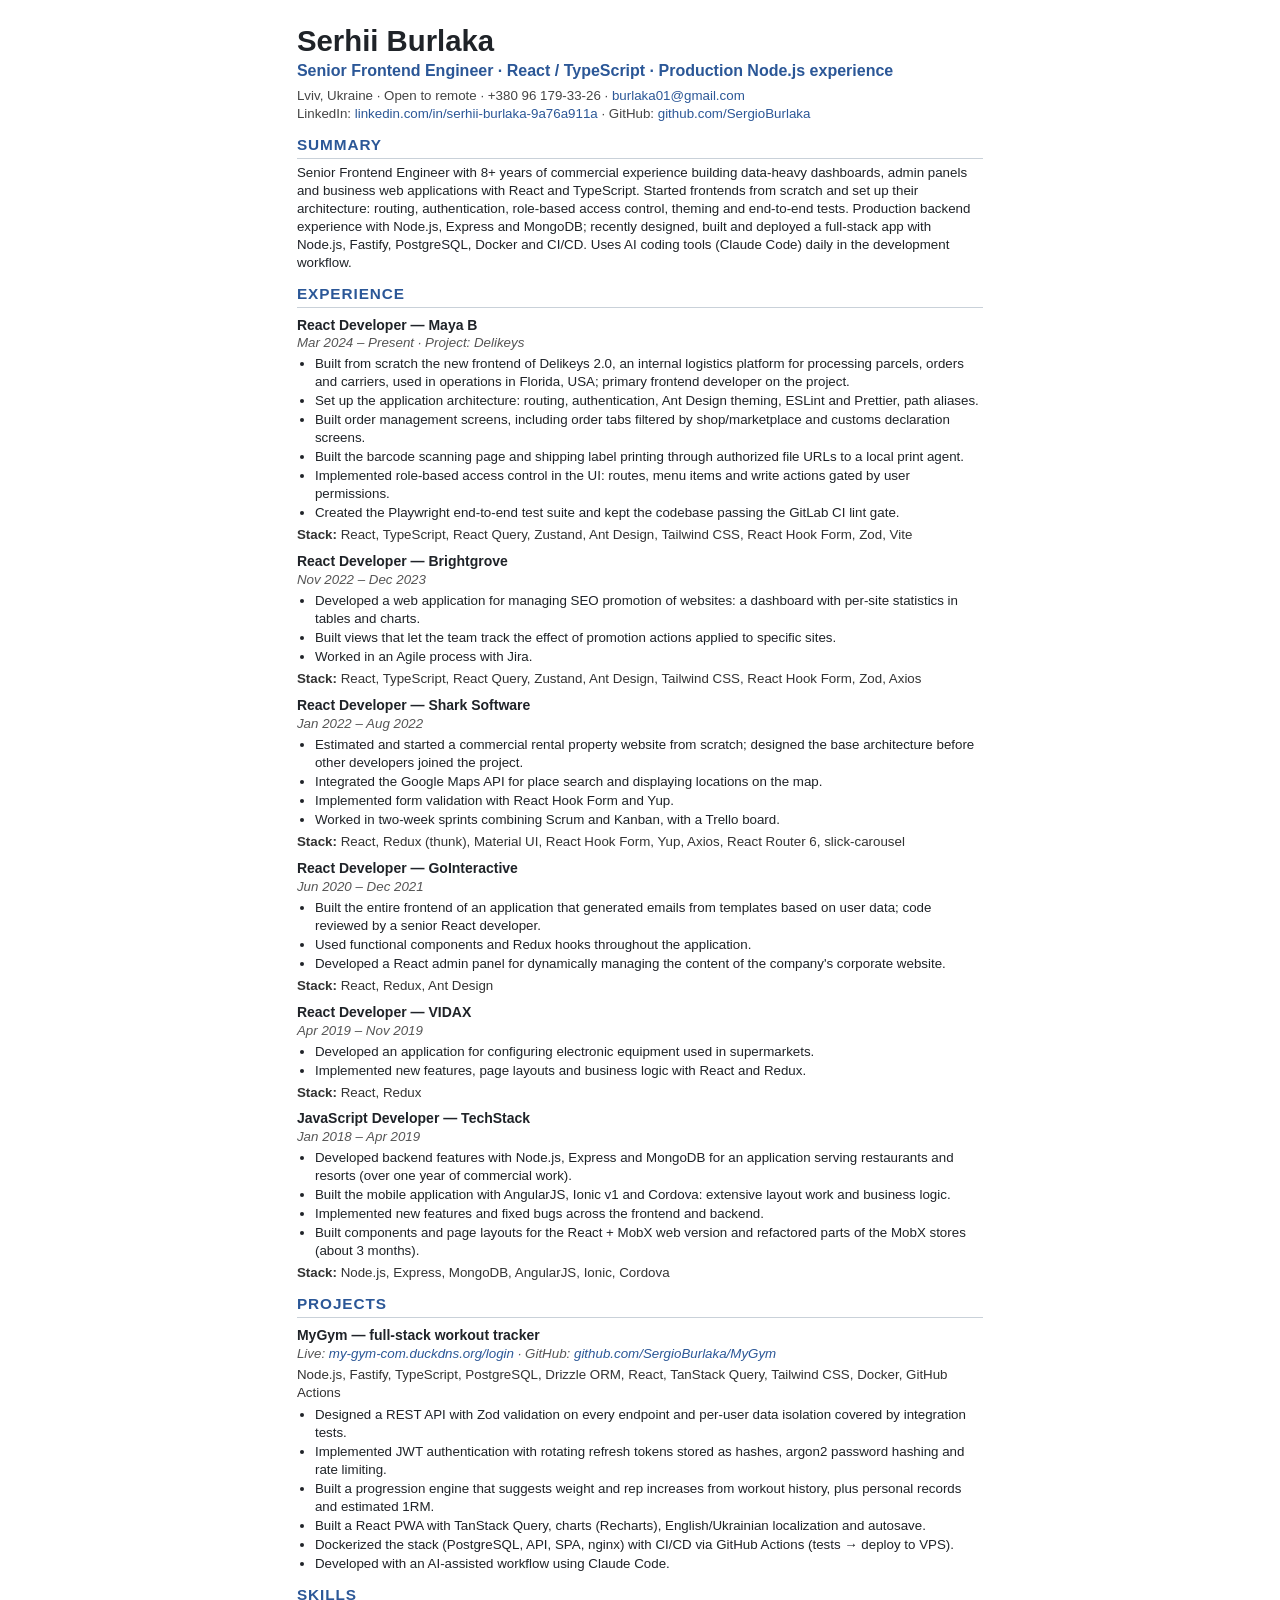
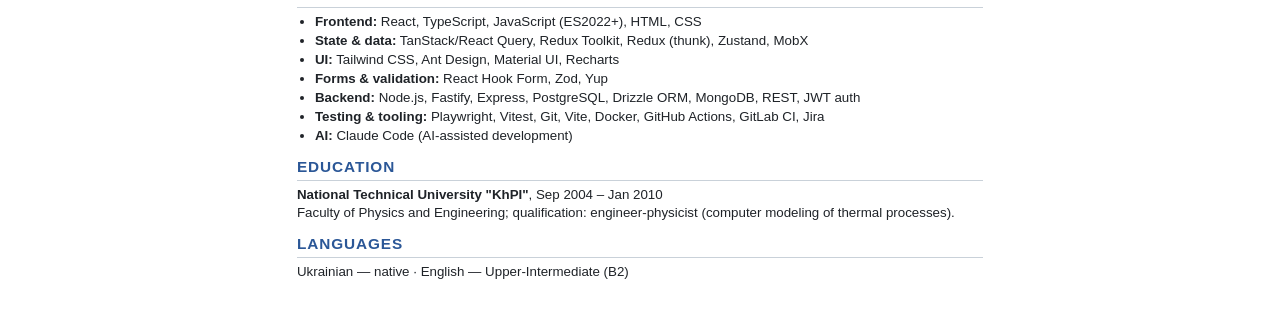
<file: index.html>
<!DOCTYPE html>
<html lang="en">
<head>
<meta charset="UTF-8">
<meta name="viewport" content="width=device-width, initial-scale=1">
<title>Serhii Burlaka — Senior Frontend Engineer (React / TypeScript, Node.js)</title>
<style>
  @page { size: A4; margin: 12mm 14mm; }
  * { box-sizing: border-box; }
  body {
    margin: 0;
    background: #fff;
    color: #1f2328;
    font: 10pt/1.35 "Segoe UI", Roboto, "Helvetica Neue", Arial, sans-serif;
  }
  main { max-width: 190mm; margin: 0 auto; padding: 24px 16px; }
  h1 { margin: 0; font-size: 22pt; line-height: 1.15; }
  .headline { margin: 2px 0 6px; font-size: 12pt; font-weight: 600; color: #2b5797; }
  .contacts { margin: 0; color: #444; }
  a { color: #2b5797; text-decoration: none; }
  h2 {
    margin: 12px 0 5px;
    padding-bottom: 2px;
    border-bottom: 1px solid #c9d1d9;
    font-size: 11.5pt;
    text-transform: uppercase;
    letter-spacing: .06em;
    color: #2b5797;
  }
  h3 { margin: 8px 0 0; font-size: 10.5pt; }
  .meta { margin: 0 0 3px; color: #555; font-style: italic; }
  p { margin: 0 0 4px; }
  ul { margin: 2px 0 4px; padding-left: 18px; }
  li { margin: 1px 0; }
  .stack { color: #333; }
  .todo { background: #fff3b0; }
  h3, .meta { break-after: avoid; }
  @media print {
    main { padding: 0; max-width: none; }
    a { color: inherit; }
  }
</style>
</head>
<body>
<main>
  <header>
    <h1>Serhii Burlaka</h1>
    <p class="headline">Senior Frontend Engineer · React / TypeScript · Production Node.js experience</p>
    <p class="contacts">Lviv, Ukraine · Open to remote · +380 96 179-33-26 · <a href="mailto:burlaka01@gmail.com">burlaka01@gmail.com</a></p>
    <p class="contacts">LinkedIn: <a href="https://www.linkedin.com/in/serhii-burlaka-9a76a911a/">linkedin.com/in/serhii-burlaka-9a76a911a</a> · GitHub: <a href="https://github.com/SergioBurlaka">github.com/SergioBurlaka</a></p>
  </header>

  <h2>Summary</h2>
  <p>Senior Frontend Engineer with 8+ years of commercial experience building data-heavy dashboards, admin panels and business web applications with React and TypeScript. Started frontends from scratch and set up their architecture: routing, authentication, role-based access control, theming and end-to-end tests. Production backend experience with Node.js, Express and MongoDB; recently designed, built and deployed a full-stack app with Node.js, Fastify, PostgreSQL, Docker and CI/CD. Uses AI coding tools (Claude Code) daily in the development workflow.</p>

  <h2>Experience</h2>

  <section class="job">
    <h3>React Developer — Maya B</h3>
    <p class="meta">Mar 2024 – Present · Project: Delikeys</p>
    <ul>
      <li>Built from scratch the new frontend of Delikeys 2.0, an internal logistics platform for processing parcels, orders and carriers, used in operations in Florida, USA; primary frontend developer on the project.</li>
      <li>Set up the application architecture: routing, authentication, Ant Design theming, ESLint and Prettier, path aliases.</li>
      <li>Built order management screens, including order tabs filtered by shop/marketplace and customs declaration screens.</li>
      <li>Built the barcode scanning page and shipping label printing through authorized file URLs to a local print agent.</li>
      <li>Implemented role-based access control in the UI: routes, menu items and write actions gated by user permissions.</li>
      <li>Created the Playwright end-to-end test suite and kept the codebase passing the GitLab CI lint gate.</li>
    </ul>
    <p class="stack"><strong>Stack:</strong> React, TypeScript, React Query, Zustand, Ant Design, Tailwind CSS, React Hook Form, Zod, Vite</p>
  </section>

  <section class="job">
    <h3>React Developer — Brightgrove</h3>
    <p class="meta">Nov 2022 – Dec 2023</p>
    <ul>
      <li>Developed a web application for managing SEO promotion of websites: a dashboard with per-site statistics in tables and charts.</li>
      <li>Built views that let the team track the effect of promotion actions applied to specific sites.</li>
      <li>Worked in an Agile process with Jira.</li>
    </ul>
    <p class="stack"><strong>Stack:</strong> React, TypeScript, React Query, Zustand, Ant Design, Tailwind CSS, React Hook Form, Zod, Axios</p>
  </section>

  <section class="job">
    <h3>React Developer — Shark Software</h3>
    <p class="meta">Jan 2022 – Aug 2022</p>
    <ul>
      <li>Estimated and started a commercial rental property website from scratch; designed the base architecture before other developers joined the project.</li>
      <li>Integrated the Google Maps API for place search and displaying locations on the map.</li>
      <li>Implemented form validation with React Hook Form and Yup.</li>
      <li>Worked in two-week sprints combining Scrum and Kanban, with a Trello board.</li>
    </ul>
    <p class="stack"><strong>Stack:</strong> React, Redux (thunk), Material UI, React Hook Form, Yup, Axios, React Router 6, slick-carousel</p>
  </section>

  <section class="job">
    <h3>React Developer — GoInteractive</h3>
    <p class="meta">Jun 2020 – Dec 2021</p>
    <ul>
      <li>Built the entire frontend of an application that generated emails from templates based on user data; code reviewed by a senior React developer.</li>
      <li>Used functional components and Redux hooks throughout the application.</li>
      <li>Developed a React admin panel for dynamically managing the content of the company's corporate website.</li>
    </ul>
    <p class="stack"><strong>Stack:</strong> React, Redux, Ant Design</p>
  </section>

  <section class="job">
    <h3>React Developer — VIDAX</h3>
    <p class="meta">Apr 2019 – Nov 2019</p>
    <ul>
      <li>Developed an application for configuring electronic equipment used in supermarkets.</li>
      <li>Implemented new features, page layouts and business logic with React and Redux.</li>
    </ul>
    <p class="stack"><strong>Stack:</strong> React, Redux</p>
  </section>

  <section class="job">
    <h3>JavaScript Developer — TechStack</h3>
    <p class="meta">Jan 2018 – Apr 2019</p>
    <ul>
      <li>Developed backend features with Node.js, Express and MongoDB for an application serving restaurants and resorts (over one year of commercial work).</li>
      <li>Built the mobile application with AngularJS, Ionic v1 and Cordova: extensive layout work and business logic.</li>
      <li>Implemented new features and fixed bugs across the frontend and backend.</li>
      <li>Built components and page layouts for the React + MobX web version and refactored parts of the MobX stores (about 3 months).</li>
    </ul>
    <p class="stack"><strong>Stack:</strong> Node.js, Express, MongoDB, AngularJS, Ionic, Cordova</p>
  </section>

  <h2>Projects</h2>

  <section class="project">
    <h3>MyGym — full-stack workout tracker</h3>
    <p class="meta">Live: <a href="https://my-gym-com.duckdns.org/login">my-gym-com.duckdns.org/login</a> · GitHub: <a href="https://github.com/SergioBurlaka/MyGym">github.com/SergioBurlaka/MyGym</a></p>
    <p class="stack">Node.js, Fastify, TypeScript, PostgreSQL, Drizzle ORM, React, TanStack Query, Tailwind CSS, Docker, GitHub Actions</p>
    <ul>
      <li>Designed a REST API with Zod validation on every endpoint and per-user data isolation covered by integration tests.</li>
      <li>Implemented JWT authentication with rotating refresh tokens stored as hashes, argon2 password hashing and rate limiting.</li>
      <li>Built a progression engine that suggests weight and rep increases from workout history, plus personal records and estimated 1RM.</li>
      <li>Built a React PWA with TanStack Query, charts (Recharts), English/Ukrainian localization and autosave.</li>
      <li>Dockerized the stack (PostgreSQL, API, SPA, nginx) with CI/CD via GitHub Actions (tests → deploy to VPS).</li>
      <li>Developed with an AI-assisted workflow using Claude Code.</li>
    </ul>
  </section>

  <h2>Skills</h2>
  <ul>
    <li><strong>Frontend:</strong> React, TypeScript, JavaScript (ES2022+), HTML, CSS</li>
    <li><strong>State &amp; data:</strong> TanStack/React Query, Redux Toolkit, Redux (thunk), Zustand, MobX</li>
    <li><strong>UI:</strong> Tailwind CSS, Ant Design, Material UI, Recharts</li>
    <li><strong>Forms &amp; validation:</strong> React Hook Form, Zod, Yup</li>
    <li><strong>Backend:</strong> Node.js, Fastify, Express, PostgreSQL, Drizzle ORM, MongoDB, REST, JWT auth</li>
    <li><strong>Testing &amp; tooling:</strong> Playwright, Vitest, Git, Vite, Docker, GitHub Actions, GitLab CI, Jira</li>
    <li><strong>AI:</strong> Claude Code (AI-assisted development)</li>
  </ul>

  <h2>Education</h2>
  <p><strong>National Technical University "KhPI"</strong>, Sep 2004 – Jan 2010<br>
  Faculty of Physics and Engineering; qualification: engineer-physicist (computer modeling of thermal processes).</p>

  <h2>Languages</h2>
  <p>Ukrainian — native · English — Upper-Intermediate (B2)</p>
</main>
</body>
</html>
</file>
